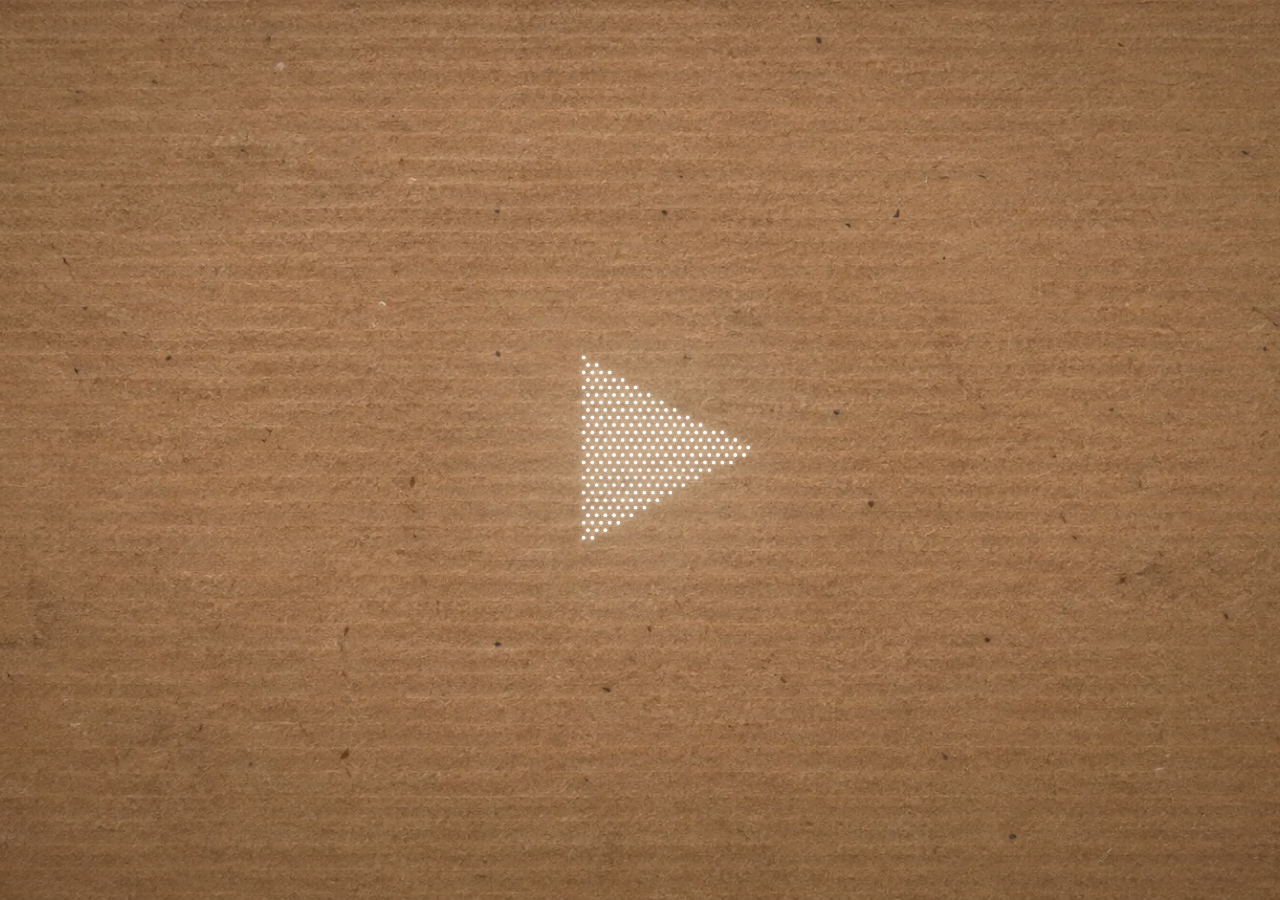
<file: index.html>
<!doctype html>
<html lang="cs">
<head>
  <meta charset="utf-8">
  <meta name="viewport" content="width=device-width, initial-scale=1">
  <title>Planýrka</title>
  <meta name="description" content="Poetický fejeton">

  <link rel="preconnect" href="https://fonts.googleapis.com">
  <link rel="preconnect" href="https://fonts.gstatic.com" crossorigin>
  <link href="https://fonts.googleapis.com/css2?family=Cormorant+Garamond:wght@600&display=swap" rel="stylesheet">

  <link rel="preload" href="assets/karton.webp" as="image">
  <link rel="stylesheet" href="css/style.css?v=11">
</head>
<body>
  <main class="stage">

    <!-- Úvodní obrazovka: tlačítko Play složené z mikroteček -->
    <section class="intro" id="intro">
      <button class="play" id="play" type="button" aria-label="Přehrát">
        <span class="play__halo" aria-hidden="true"></span>
        <canvas class="play__dots" aria-hidden="true"></canvas>
        <canvas class="play__light" aria-hidden="true"></canvas>
      </button>
    </section>

    <!-- Scéna: obrázek + titulky -->
    <section class="scene" id="scene" hidden>
      <figure class="scene__figure">
        <img class="scene__image" id="scene-image" alt="">
      </figure>
      <p class="subtitles" id="subtitles" aria-live="off"></p>
    </section>

    <!-- Závěrečné titulky -->
    <section class="credits" id="credits" hidden></section>

  </main>

  <!-- Stavový řádek: tečka za každou scénu -->
  <div class="progress" id="progress" role="img"></div>

  <!-- Pauza / Pokračovat -->
  <button class="glow-button pause" id="pause" type="button" disabled></button>

  <script src="https://cdnjs.cloudflare.com/ajax/libs/gsap/3.12.5/gsap.min.js"></script>
  <script src="data/scenes.js?v=7"></script>
  <script src="js/play-button.js?v=6"></script>
  <script src="js/app.js?v=9"></script>
</body>
</html>
</file>
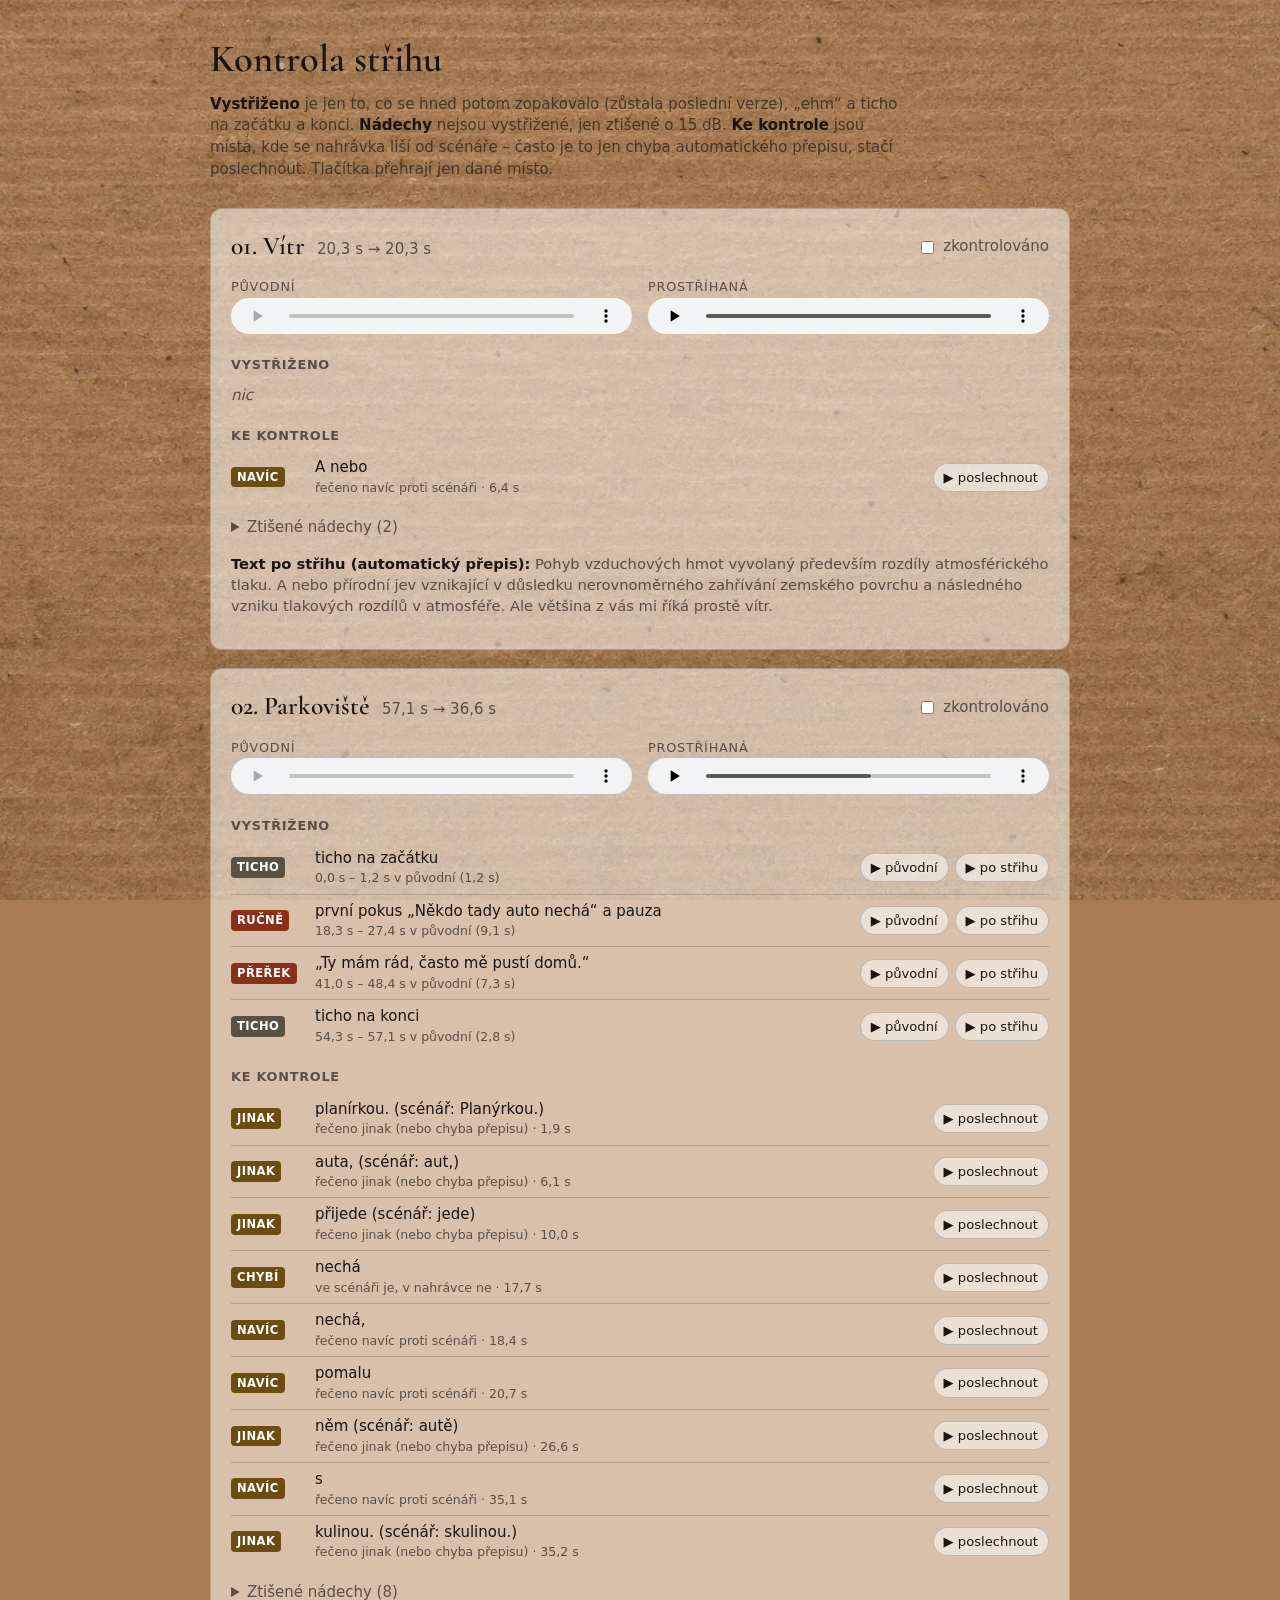
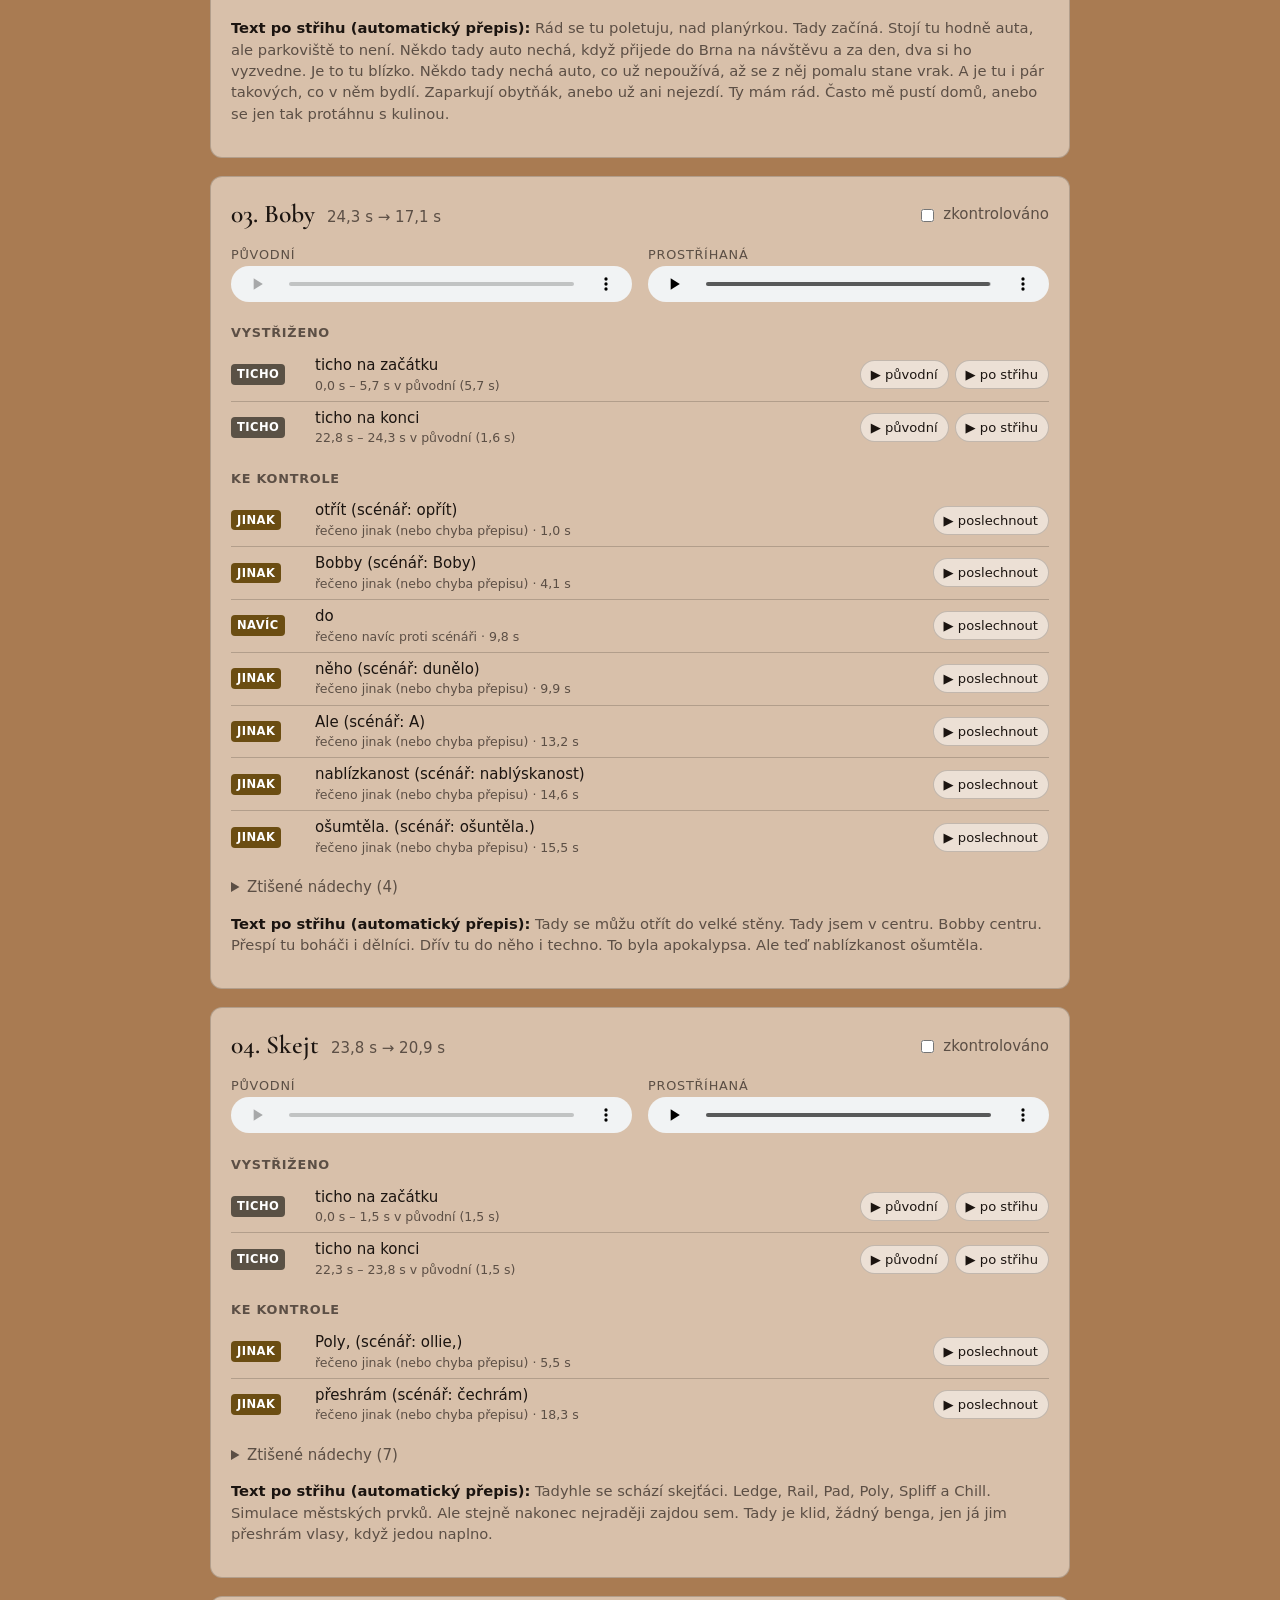
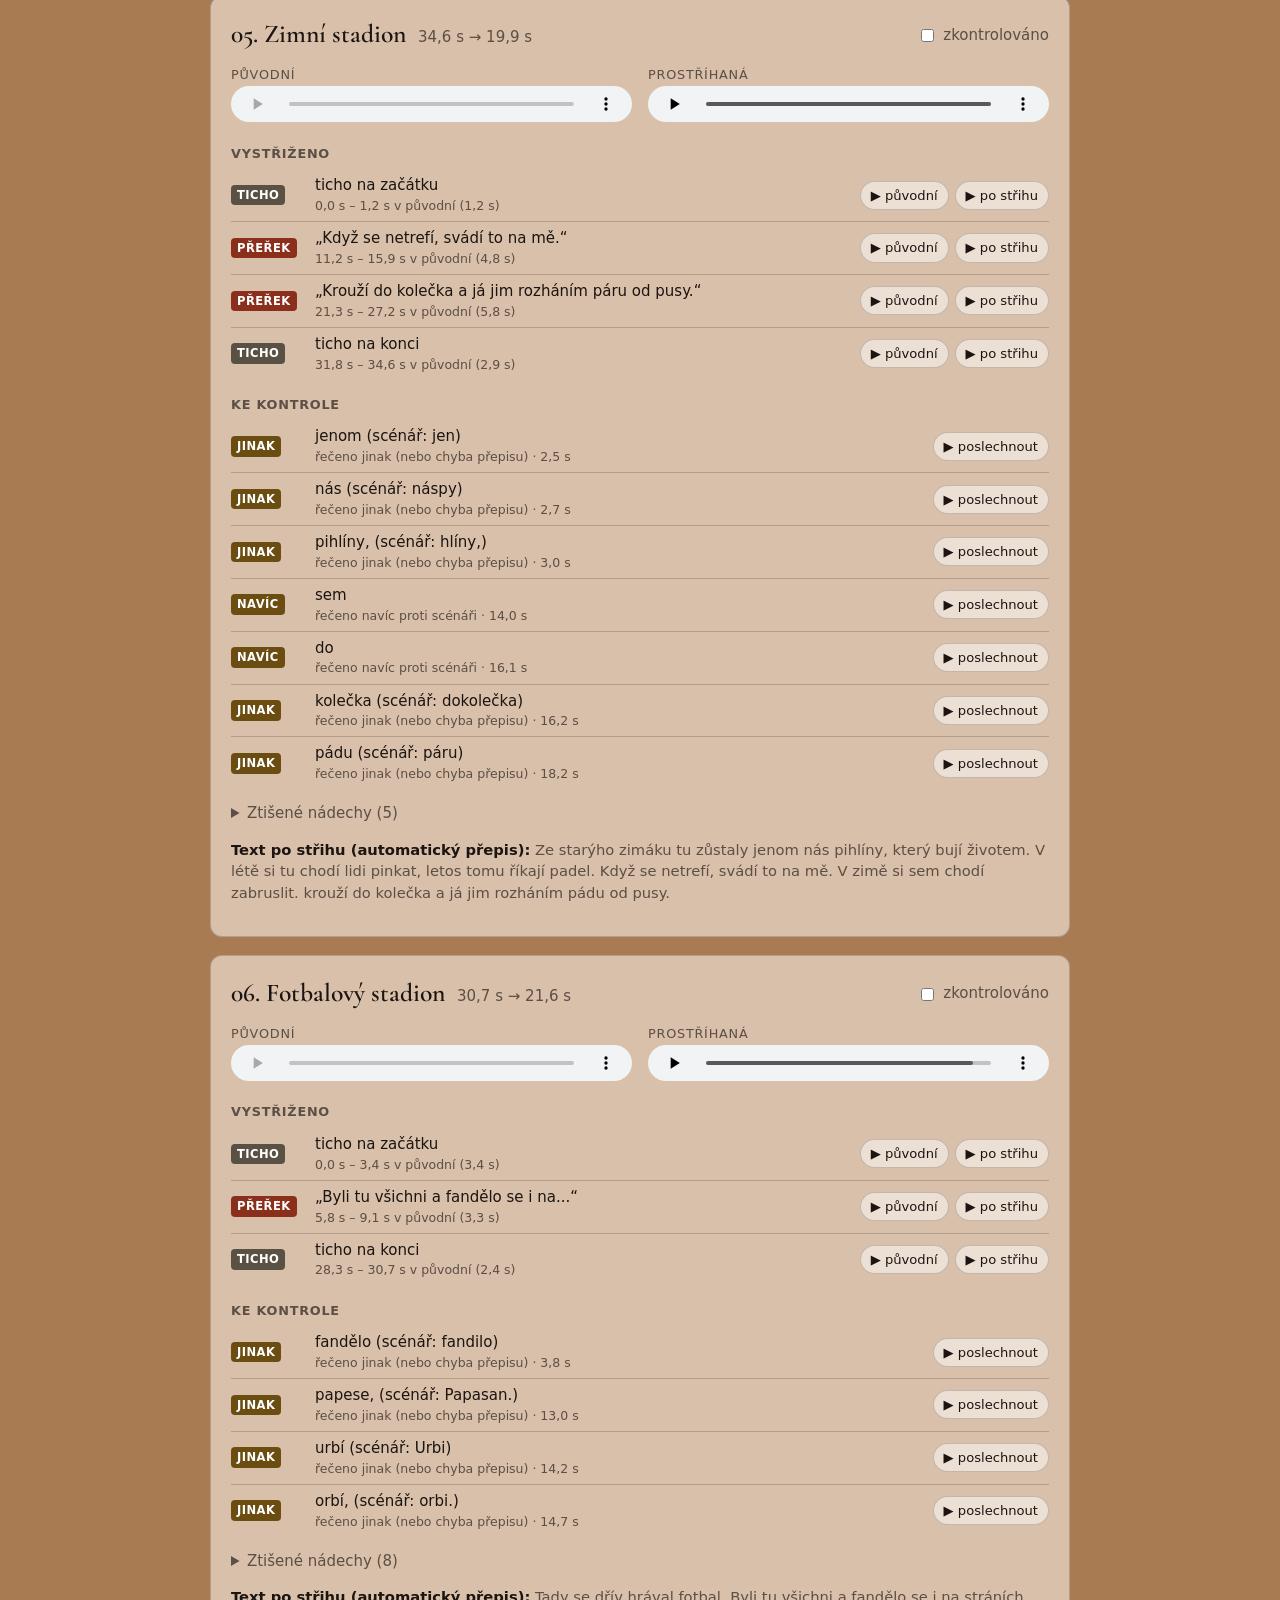
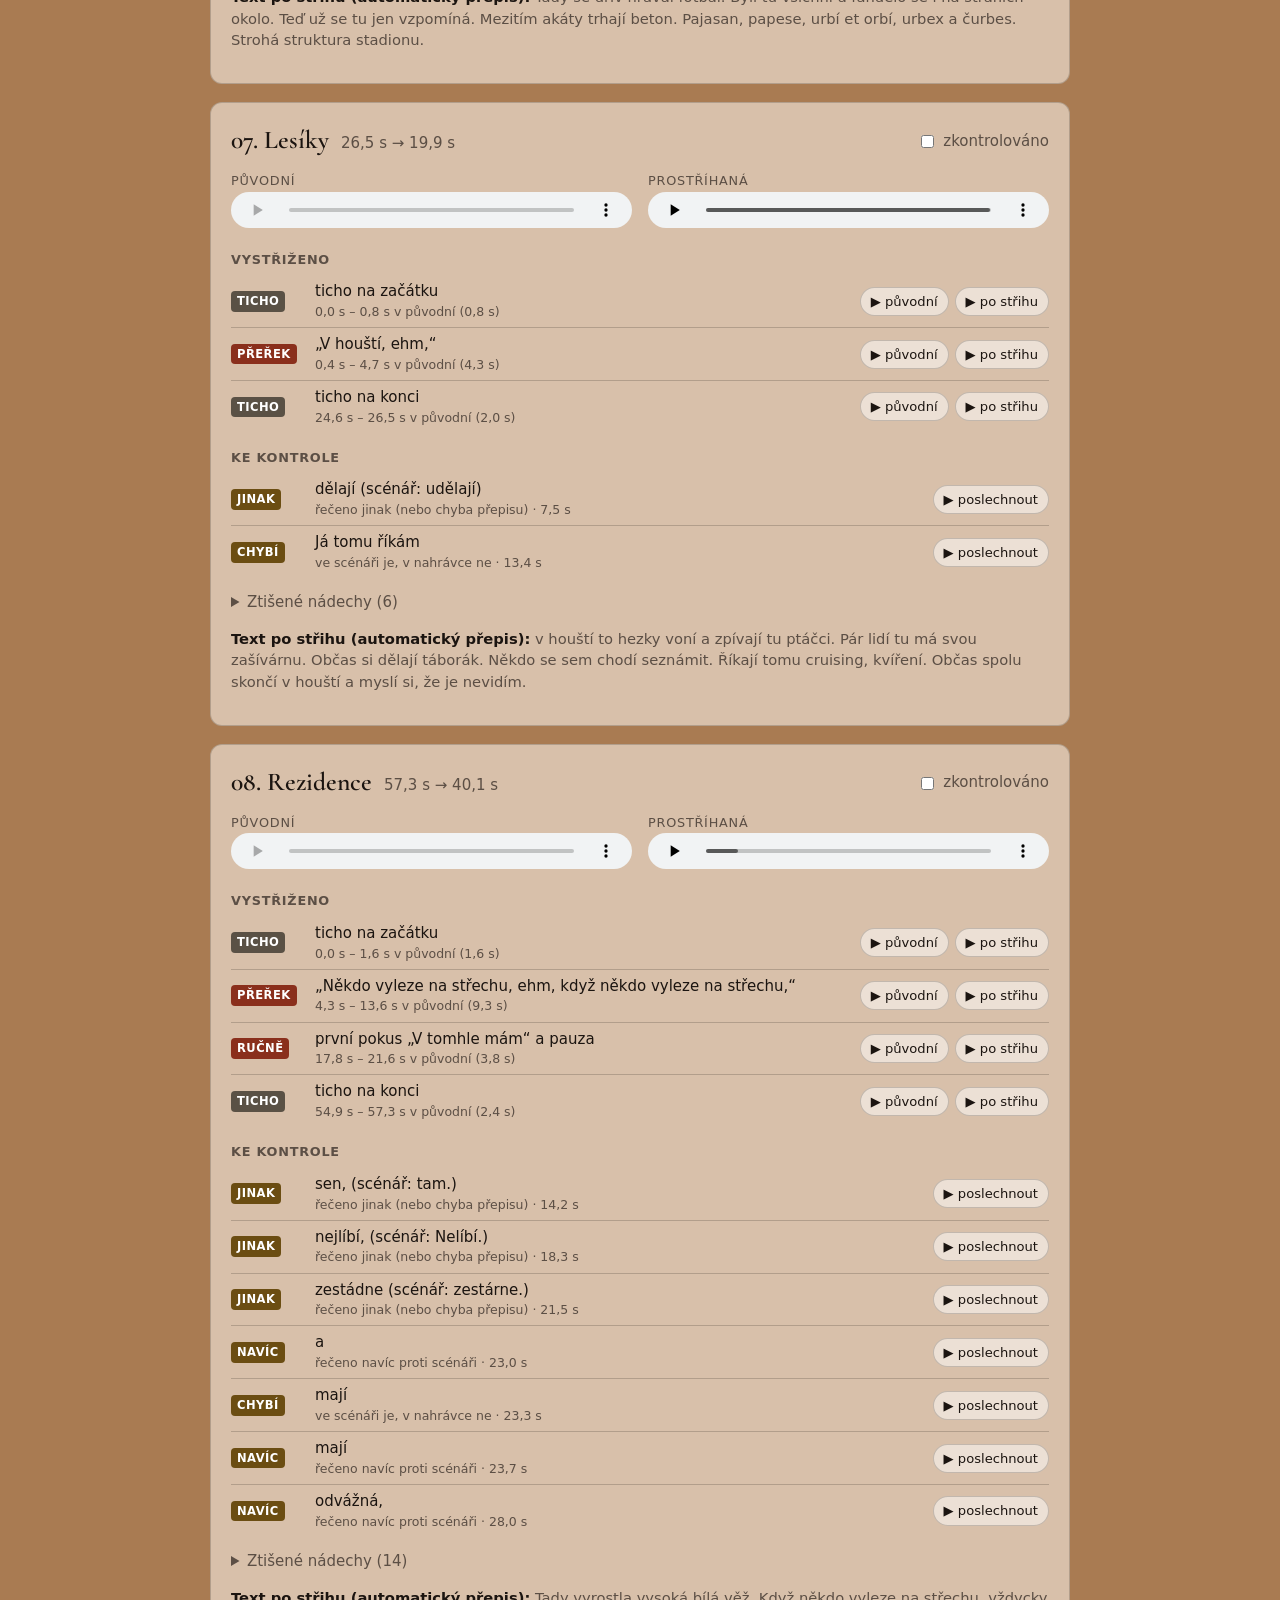
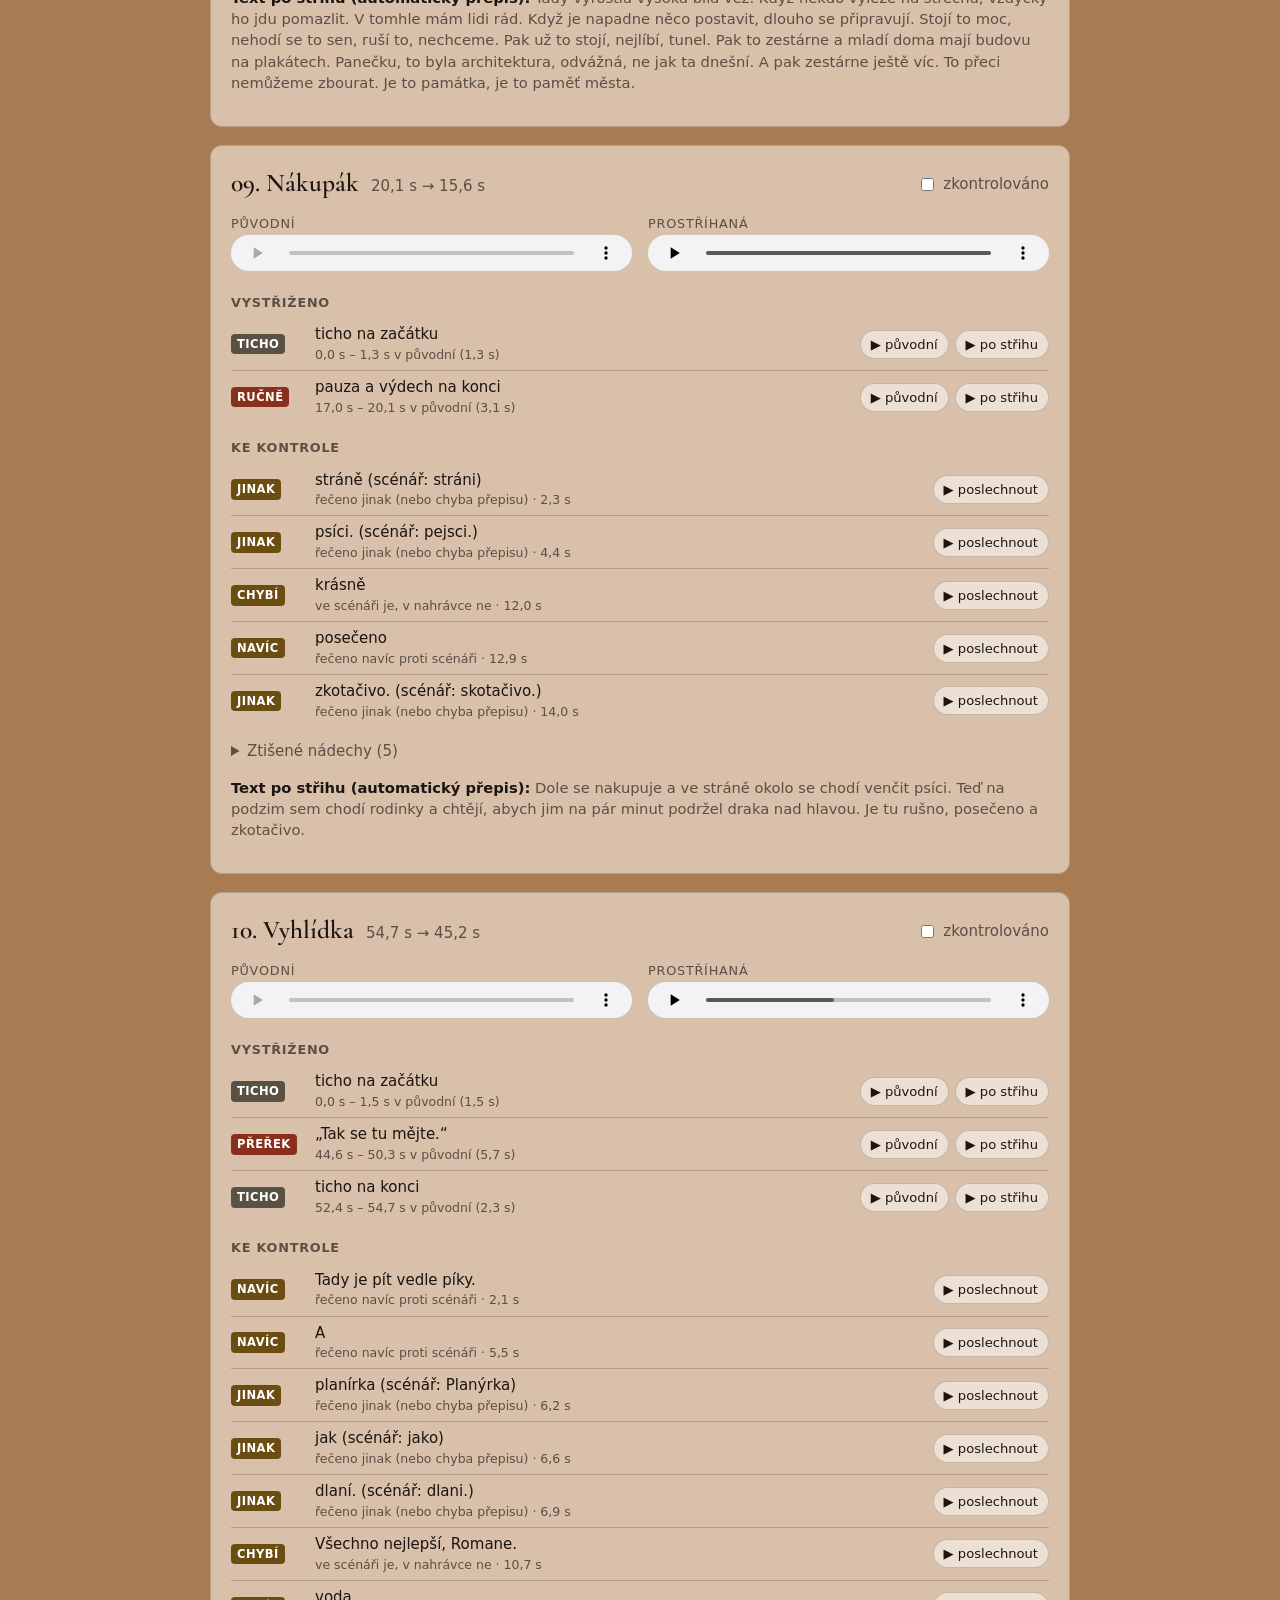
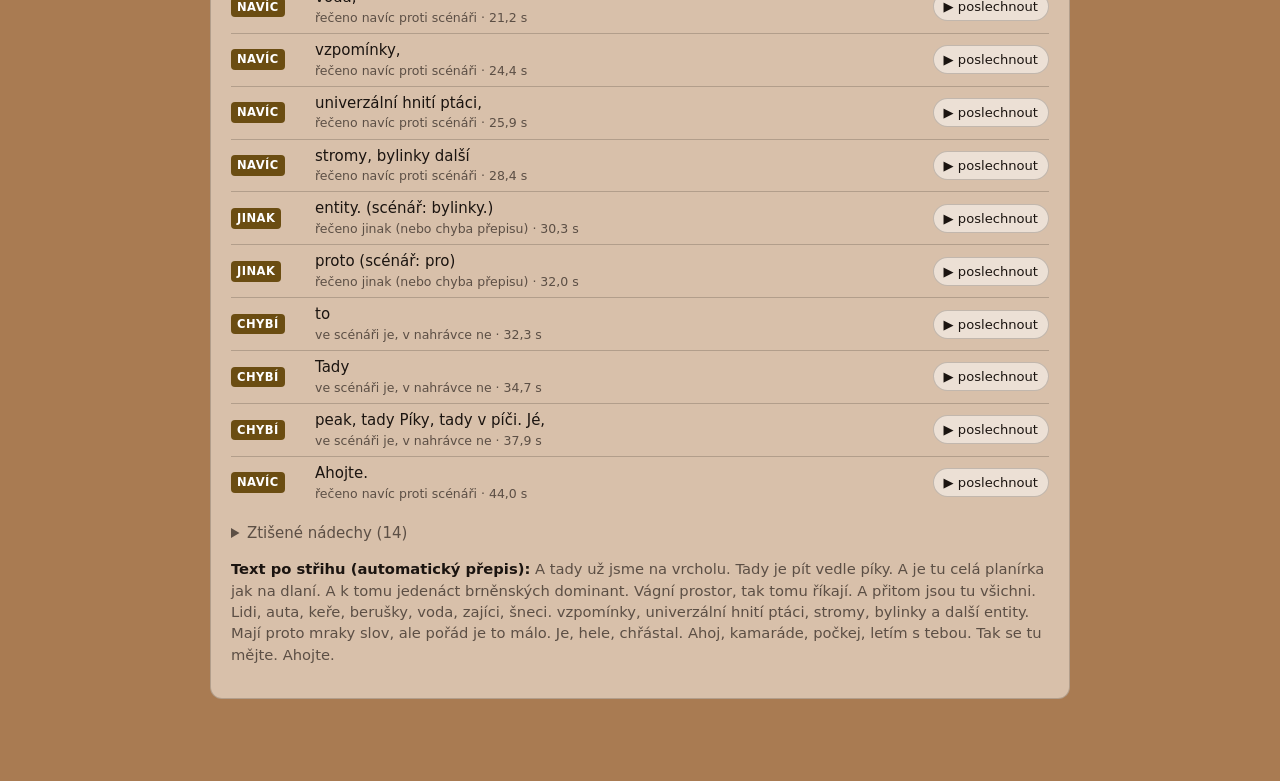
<file: kontrola-strihu.html>
<!doctype html>
<html lang="cs">
<head>
  <meta charset="utf-8">
  <meta name="viewport" content="width=device-width, initial-scale=1">
  <title>Kontrola střihu</title>
  <link rel="preconnect" href="https://fonts.googleapis.com">
  <link rel="preconnect" href="https://fonts.gstatic.com" crossorigin>
  <link href="https://fonts.googleapis.com/css2?family=Cormorant+Garamond:wght@600&display=swap" rel="stylesheet">
  <style>
    :root {
      --ink: #1b1410;
      --ink-soft: rgba(27, 20, 16, .66);
      --line: rgba(27, 20, 16, .2);
      --paper: rgba(255, 250, 242, .55);
      --cut: #8a2f1c;
      --soft: #5a5145;
      --check: #6b4d12;
      --ok: #2f5d33;
    }
    * { box-sizing: border-box; }
    html, body { margin: 0; }
    body {
      background: #a97b52 url("assets/karton.webp") center / cover fixed;
      color: var(--ink);
      font: 15px/1.45 -apple-system, BlinkMacSystemFont, "Segoe UI", system-ui, sans-serif;
      padding: 32px 16px 64px;
    }
    main { max-width: 860px; margin: 0 auto; }
    h1, h2 { font-family: "Cormorant Garamond", Georgia, serif; font-weight: 600; margin: 0; }
    h1 { font-size: 2.4rem; }
    .intro { color: var(--ink-soft); margin: .4em 0 1.8em; max-width: 46em; }
    .intro b { color: var(--ink); }

    .scene { background: var(--paper); border: 1px solid var(--line); border-radius: 12px; padding: 18px 20px; margin-bottom: 18px; }
    .scene header { display: flex; align-items: baseline; gap: 12px; flex-wrap: wrap; }
    .scene h2 { font-size: 1.6rem; }
    .dur { color: var(--ink-soft); font-variant-numeric: tabular-nums; }
    .done { margin-left: auto; display: inline-flex; gap: 6px; align-items: center; color: var(--ink-soft); cursor: pointer; }
    .scene.is-done { opacity: .62; }

    .players { display: grid; grid-template-columns: 1fr 1fr; gap: 10px 16px; margin: 12px 0 6px; }
    .players label { font-size: .8rem; text-transform: uppercase; letter-spacing: .06em; color: var(--ink-soft); }
    audio { width: 100%; height: 36px; }

    h3 { font-size: .8rem; text-transform: uppercase; letter-spacing: .06em; color: var(--ink-soft); margin: 16px 0 6px; font-weight: 600; }
    ul { list-style: none; margin: 0; padding: 0; }
    li { display: grid; grid-template-columns: 74px 1fr auto; gap: 10px; align-items: center; padding: 6px 0; border-top: 1px solid var(--line); }
    li:first-child { border-top: 0; }
    .tag { font-size: .72rem; font-weight: 600; text-transform: uppercase; letter-spacing: .04em; padding: 2px 6px; border-radius: 4px; justify-self: start; }
    .tag.cut { color: #fff; background: var(--cut); }
    .tag.silence, .tag.breath { color: #fff; background: var(--soft); }
    .tag.check { color: #fff; background: var(--check); }
    .txt { min-width: 0; }
    .txt small { display: block; color: var(--ink-soft); font-variant-numeric: tabular-nums; }
    .btns { display: flex; gap: 6px; }
    button.seg {
      font: inherit; font-size: .82rem; padding: 4px 10px; border-radius: 999px; cursor: pointer;
      border: 1px solid var(--line); background: rgba(255, 255, 255, .5); color: var(--ink); white-space: nowrap;
    }
    button.seg:hover { background: rgba(255, 255, 255, .85); }
    button.seg.is-playing { background: var(--ink); color: #fff; border-color: var(--ink); }
    details summary { cursor: pointer; color: var(--ink-soft); margin-top: 14px; }
    .none { color: var(--ink-soft); font-style: italic; padding: 4px 0; }
    .final { margin-top: 14px; color: var(--ink-soft); font-size: .92rem; }
    .final b { color: var(--ink); font-weight: 600; }
    @media (max-width: 640px) {
      .players { grid-template-columns: 1fr; }
      li { grid-template-columns: 1fr auto; }
      .tag { grid-column: 1 / -1; }
    }
  </style>
</head>
<body>
  <main>
    <h1>Kontrola střihu</h1>
    <p class="intro">
      <b>Vystřiženo</b> je jen to, co se hned potom zopakovalo (zůstala poslední verze), „ehm“ a ticho na začátku a konci.
      <b>Nádechy</b> nejsou vystřižené, jen ztišené o 15 dB. <b>Ke kontrole</b> jsou místa, kde se nahrávka liší od scénáře –
      často je to jen chyba automatického přepisu, stačí poslechnout. Tlačítka přehrají jen dané místo.
    </p>
    <div id="scenes"></div>
  </main>

  <script src="data/scenes.js?v=4"></script>
  <script>
    (function () {
      'use strict';
      const LABEL = { opakovani: 'přeřek', rucne: 'ručně', ehm: 'ehm', ticho: 'ticho', nadech: 'nádech', navic: 'navíc', chybi: 'chybí', jinak: 'jinak' };
      const fmt = (t) => t.toFixed(1).replace('.', ',') + ' s';
      const esc = (s) => s.replace(/[&<>"]/g, (c) => ({ '&': '&amp;', '<': '&lt;', '>': '&gt;', '"': '&quot;' }[c]));
      const store = {
        get(k) { try { return localStorage.getItem(k); } catch (e) { return null; } },
        set(k, v) { try { localStorage.setItem(k, v); } catch (e) { /* bez úložiště */ } },
      };

      // přehrání jednoho úseku; spuštění dalšího zastaví předchozí
      let current = null;
      function stopCurrent() {
        if (!current) return;
        current.audio.pause();
        current.btn.classList.remove('is-playing');
        clearInterval(current.timer);
        current = null;
      }
      function playSegment(audio, btn, from, to) {
        const same = current && current.btn === btn;
        stopCurrent();
        if (same) return;                                   // druhé kliknutí = stop
        const seg = { audio, btn, timer: null };
        current = seg;
        btn.classList.add('is-playing');
        const start = () => {
          if (current !== seg) return;
          audio.currentTime = Math.max(0, from);
          audio.play().then(() => {
            seg.timer = setInterval(() => {
              if (audio.currentTime >= to || audio.paused) { if (current === seg) stopCurrent(); }
            }, 50);
          }).catch(() => { if (current === seg) stopCurrent(); });
        };
        // skočit na místo lze až po načtení informací o nahrávce
        if (audio.readyState >= 1) start();
        else { audio.addEventListener('loadedmetadata', start, { once: true }); audio.load(); }
      }

      function item(tagClass, label, text, meta, buttons) {
        const li = document.createElement('li');
        li.innerHTML = `<span class="tag ${tagClass}">${label}</span><span class="txt">${esc(text)}<small>${meta}</small></span><span class="btns"></span>`;
        buttons.forEach((b) => li.querySelector('.btns').append(b));
        return li;
      }

      function segButton(label, audio, from, to) {
        const b = document.createElement('button');
        b.type = 'button'; b.className = 'seg'; b.textContent = label;
        b.addEventListener('click', () => playSegment(audio, b, from, to));
        return b;
      }

      async function render(scene) {
        if (!scene.image) return null;
        const slug = scene.image.split('/').pop().replace(/\.\w+$/, '');
        let r;
        try {
          const res = await fetch(`assets/strih/${slug}.json`, { cache: 'no-cache' });
          if (!res.ok) return null;
          r = await res.json();
        } catch (e) { return null; }

        const el = document.createElement('section');
        el.className = 'scene';
        const doneKey = `strih-hotovo-${slug}`;
        el.innerHTML = `
          <header>
            <h2>${esc(scene.title || slug)}</h2>
            <span class="dur">${fmt(r.delka_pred)} → ${fmt(r.delka_po)}</span>
            <label class="done"><input type="checkbox"> zkontrolováno</label>
          </header>
          <div class="players">
            <div><label>Původní</label><audio controls preload="metadata" src="${r.zdroj}"></audio></div>
            <div><label>Prostříhaná</label><audio controls preload="metadata" src="${r.vystup}?t=${Date.now()}"></audio></div>
          </div>`;
        const [orig, cut] = el.querySelectorAll('audio');
        const done = el.querySelector('.done input');
        done.checked = store.get(doneKey) === '1';
        el.classList.toggle('is-done', done.checked);
        done.addEventListener('change', () => { store.set(doneKey, done.checked ? '1' : '0'); el.classList.toggle('is-done', done.checked); });

        // vystřižené
        const cuts = r.zasahy.filter((e) => e.typ !== 'nadech');
        const h1 = document.createElement('h3'); h1.textContent = 'Vystřiženo'; el.append(h1);
        const ul1 = document.createElement('ul');
        cuts.forEach((e) => {
          const len = e.end - e.start;
          const btns = [segButton('▶ původní', orig, e.start - 1.5, e.end + 1.2)];
          if (e.typ !== 'ticho' || e.start > 0) btns.push(segButton('▶ po střihu', cut, e.new_at - 2.5, e.new_at + 2.5));
          else btns.push(segButton('▶ po střihu', cut, 0, 3));
          const quoted = e.typ === 'opakovani' || e.typ === 'ehm';
        ul1.append(item(e.typ === 'ticho' ? 'silence' : 'cut', LABEL[e.typ], quoted ? `„${e.text}“` : e.text,
            `${fmt(e.start)} – ${fmt(e.end)} v původní (${fmt(len)})`, btns));
        });
        if (!cuts.length) ul1.innerHTML = '<li class="none">nic</li>';
        el.append(ul1);

        // ke kontrole
        const h2 = document.createElement('h3'); h2.textContent = 'Ke kontrole'; el.append(h2);
        const ul2 = document.createElement('ul');
        r.ke_kontrole.forEach((e) => {
          const note = e.typ === 'navic' ? 'řečeno navíc proti scénáři' : e.typ === 'chybi' ? 've scénáři je, v nahrávce ne' : 'řečeno jinak (nebo chyba přepisu)';
          ul2.append(item('check', LABEL[e.typ], e.text, `${note} · ${fmt(e.new_at)}`,
            [segButton('▶ poslechnout', cut, e.new_at - 1.5, e.new_at + 2)]));
        });
        if (!r.ke_kontrole.length) ul2.innerHTML = '<li class="none">nic</li>';
        el.append(ul2);

        // nádechy
        const breaths = r.zasahy.filter((e) => e.typ === 'nadech');
        if (breaths.length) {
          const det = document.createElement('details');
          det.innerHTML = `<summary>Ztišené nádechy (${breaths.length})</summary>`;
          const ul3 = document.createElement('ul');
          breaths.forEach((e) => ul3.append(item('breath', 'nádech', e.text, `${fmt(e.start)} v původní`, [
            segButton('▶ původní', orig, e.start - 0.8, e.end + 0.8),
            segButton('▶ po', cut, e.new_at - 0.8, e.new_at + (e.end - e.start) + 0.8),
          ])));
          det.append(ul3);
          el.append(det);
        }

        const fin = document.createElement('p');
        fin.className = 'final';
        fin.innerHTML = `<b>Text po střihu (automatický přepis):</b> ${esc(r.text_po_strihu)}`;
        el.append(fin);
        return el;
      }

      (async () => {
        const root = document.getElementById('scenes');
        for (const scene of window.SCENES || []) {
          const el = await render(scene);
          if (el) root.append(el);
        }
      })();
    })();
  </script>
</body>
</html>
</file>
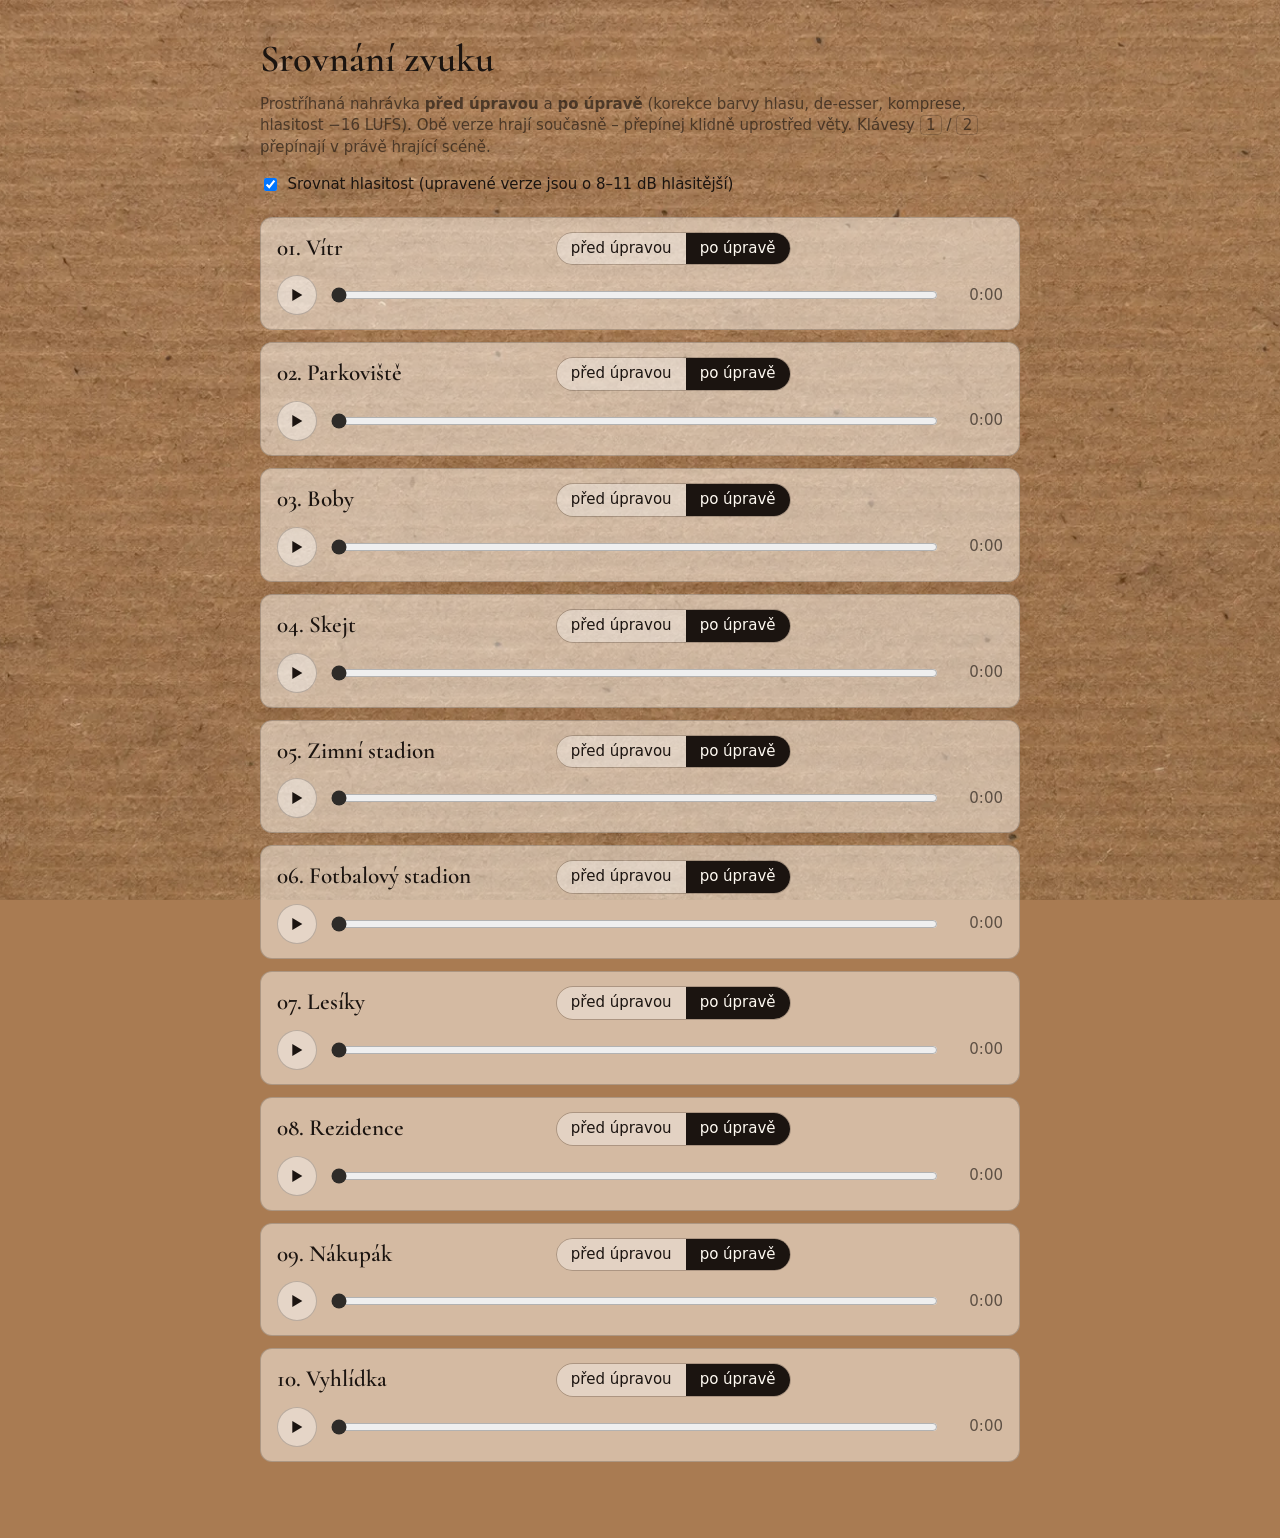
<file: porovnani-zvuku.html>
<!doctype html>
<html lang="cs">
<head>
  <meta charset="utf-8">
  <meta name="viewport" content="width=device-width, initial-scale=1">
  <title>Srovnání zvuku</title>
  <link rel="preconnect" href="https://fonts.googleapis.com">
  <link rel="preconnect" href="https://fonts.gstatic.com" crossorigin>
  <link href="https://fonts.googleapis.com/css2?family=Cormorant+Garamond:wght@600&display=swap" rel="stylesheet">
  <style>
    :root { --ink: #1b1410; --ink-soft: rgba(27, 20, 16, .64); --line: rgba(27, 20, 16, .22); --light: #fffaf2; --paper: rgba(255, 250, 242, .5); }
    * { box-sizing: border-box; }
    html, body { margin: 0; }
    body {
      background: #a97b52 url("assets/karton.webp") center / cover fixed;
      color: var(--ink);
      font: 15px/1.45 -apple-system, BlinkMacSystemFont, "Segoe UI", system-ui, sans-serif;
      padding: 32px 16px 64px;
    }
    main { max-width: 760px; margin: 0 auto; }
    h1, h2 { font-family: "Cormorant Garamond", Georgia, serif; font-weight: 600; margin: 0; }
    h1 { font-size: 2.4rem; }
    .intro { color: var(--ink-soft); margin: .4em 0 1em; }
    label.match { display: inline-flex; gap: .5em; align-items: center; cursor: pointer; margin-bottom: 1.4em; }
    .scene { background: var(--paper); border: 1px solid var(--line); border-radius: 12px; padding: 14px 16px; margin-bottom: 12px; }
    .row { display: flex; align-items: center; gap: 12px; flex-wrap: wrap; }
    .scene h2 { font-size: 1.45rem; min-width: 11.5em; }
    .versions { display: inline-flex; border: 1px solid var(--line); border-radius: 999px; overflow: hidden; }
    .versions button { font: inherit; padding: 5px 14px; border: 0; background: rgba(255,255,255,.35); color: var(--ink); cursor: pointer; }
    .versions button[aria-pressed="true"] { background: var(--ink); color: var(--light); }
    .transport { display: flex; align-items: center; gap: 12px; margin-top: 10px; }
    .toggle { flex: none; width: 40px; height: 40px; border-radius: 50%; border: 1px solid var(--line); background: rgba(255,255,255,.4); cursor: pointer; display: grid; place-items: center; color: var(--ink); }
    .toggle svg { width: 16px; height: 16px; fill: currentColor; }
    input[type="range"] { flex: 1; accent-color: #2e2b28; }
    .time { flex: none; width: 3.4em; font-variant-numeric: tabular-nums; color: var(--ink-soft); text-align: right; }
    kbd { font-family: inherit; border: 1px solid var(--line); border-radius: 4px; padding: 0 .35em; }
  </style>
</head>
<body>
  <main>
    <h1>Srovnání zvuku</h1>
    <p class="intro">Prostříhaná nahrávka <b>před úpravou</b> a <b>po úpravě</b> (korekce barvy hlasu, de-esser, komprese,
      hlasitost −16 LUFS). Obě verze hrají současně – přepínej klidně uprostřed věty.
      Klávesy <kbd>1</kbd> / <kbd>2</kbd> přepínají v právě hrající scéně.</p>
    <label class="match"><input type="checkbox" id="match" checked> Srovnat hlasitost (upravené verze jsou o 8–11 dB hlasitější)</label>
    <div id="list"></div>
  </main>

  <script src="data/scenes.js"></script>
  <script>
    (function () {
      'use strict';
      const LUFS = {"01-vitr": {"pred": -24.5, "po": -16.1}, "02-parkoviste": {"pred": -25.9, "po": -16.1}, "03-boby": {"pred": -25.7, "po": -16.2}, "04-skejt": {"pred": -24.8, "po": -16.1}, "05-zimni-stadion": {"pred": -24.5, "po": -16.1}, "06-fotbalovy-stadion": {"pred": -25.3, "po": -16.1}, "07-lesiky": {"pred": -24.5, "po": -16.1}, "08-rezidence": {"pred": -24.3, "po": -16.1}, "09-nakupak": {"pred": -27.4, "po": -16.1}, "10-vyhlidka": {"pred": -25.0, "po": -16.1}};
      const PLAY = '<path d="M5 3v18l15-9z"/>';
      const PAUSE = '<path d="M5 3h5v18H5zM14 3h5v18h-5z"/>';
      const match = document.getElementById('match');
      const players = [];
      let active = null;

      function makePlayer(scene) {
        if (!scene.image) return;
        const slug = scene.image.split('/').pop().replace(/\.\w+$/, '');
        if (!LUFS[slug]) return;
        const el = document.createElement('section');
        el.className = 'scene';
        el.innerHTML = `
          <div class="row"><h2></h2>
            <span class="versions"><button type="button" data-v="0" aria-pressed="false">před úpravou</button><button type="button" data-v="1" aria-pressed="true">po úpravě</button></span>
          </div>
          <div class="transport">
            <button class="toggle" type="button" aria-label="Přehrát"><svg viewBox="0 0 24 24">${PLAY}</svg></button>
            <input type="range" min="0" max="1" step="0.01" value="0" aria-label="Pozice">
            <span class="time">0:00</span>
          </div>`;
        el.querySelector('h2').textContent = scene.title;
        document.getElementById('list').append(el);

        const p = {
          el, slug, v: 1,
          audios: [new Audio(`assets/strih/${slug}.flac`), new Audio(`assets/${slug}.m4a`)],
          btns: [...el.querySelectorAll('.versions button')],
          toggle: el.querySelector('.toggle'),
          seek: el.querySelector('input[type="range"]'),
          time: el.querySelector('.time'),
        };
        p.audios.forEach((a) => { a.preload = 'metadata'; });
        p.audios[0].addEventListener('loadedmetadata', () => { p.seek.max = p.audios[0].duration; });
        p.lead = () => p.audios[p.v];
        p.volumes = () => {
          const gain = match.checked ? Math.pow(10, (LUFS[slug].pred - LUFS[slug].po) / 20) : 1;
          p.audios[0].volume = 1;
          p.audios[1].volume = Math.min(1, gain);
          p.audios.forEach((a, i) => { a.muted = i !== p.v; });
        };
        p.select = (v) => {
          const t = p.lead().currentTime;
          p.v = v;
          p.audios.forEach((a) => { if (Math.abs(a.currentTime - t) > 0.03) a.currentTime = t; });
          p.volumes();
          p.btns.forEach((b, i) => b.setAttribute('aria-pressed', String(i === v)));
        };
        p.icon = (playing) => { p.toggle.querySelector('svg').innerHTML = playing ? PAUSE : PLAY; };
        p.play = () => {
          if (active && active !== p) active.pause();
          active = p;
          const t = p.lead().currentTime;
          p.volumes();
          p.audios.forEach((a) => { a.currentTime = t; a.play().catch(() => {}); });
          p.icon(true);
        };
        p.pause = () => { p.audios.forEach((a) => a.pause()); p.icon(false); };
        p.toggle.addEventListener('click', () => (p.lead().paused ? p.play() : p.pause()));
        p.btns.forEach((b, i) => b.addEventListener('click', () => p.select(i)));
        p.seek.addEventListener('input', () => p.audios.forEach((a) => { a.currentTime = +p.seek.value; }));
        p.audios.forEach((a) => a.addEventListener('ended', () => {
          if (a === p.lead()) { p.pause(); p.audios.forEach((x) => { x.currentTime = 0; }); }
        }));
        players.push(p);
      }

      (window.SCENES || []).forEach(makePlayer);
      match.addEventListener('change', () => players.forEach((p) => p.volumes()));

      setInterval(() => {
        players.forEach((p) => {
          const t = p.lead().currentTime;
          if (document.activeElement !== p.seek) p.seek.value = t;
          p.time.textContent = `${Math.floor(t / 60)}:${String(Math.floor(t % 60)).padStart(2, '0')}`;
          if (!p.lead().paused) {
            const other = p.audios[1 - p.v];
            if (Math.abs(other.currentTime - t) > 0.04) other.currentTime = t;
          }
        });
      }, 250);

      document.addEventListener('keydown', (e) => {
        if (!active || (e.key !== '1' && e.key !== '2')) return;
        active.select(+e.key - 1);
      });
    })();
  </script>
</body>
</html>
</file>
<file: css/style.css>
:root {
  --cardboard: #a97b52;
  --ink: #1b1410;                 /* slovo, které ještě nezaznělo */
  --light: #fffaf2;               /* rozsvícené slovo */

  /* Záře slov: vždy 4 stíny, aby se mezi stavy plynule interpolovalo */
  --glow-off:  0 0 2px rgba(255, 250, 240, 0), 0 0 10px rgba(255, 246, 230, 0), 0 0 24px rgba(255, 240, 215, 0), 0 0 48px rgba(255, 232, 200, 0);
  --glow-soft: 0 0 2px rgba(255, 250, 240, .55), 0 0 10px rgba(255, 246, 230, .45), 0 0 24px rgba(255, 240, 215, .28), 0 0 48px rgba(255, 232, 200, .14);
  --glow-hot:  0 0 2px rgba(255, 255, 255, .95), 0 0 10px rgba(255, 250, 240, .9), 0 0 24px rgba(255, 244, 225, .65), 0 0 48px rgba(255, 236, 210, .4);

  --size-play: clamp(140px, 30vmin, 260px);
}

* { box-sizing: border-box; }

html, body {
  height: 100%;
  margin: 0;
}

body {
  background: var(--cardboard);
  color: var(--ink);
  font-family: "Cormorant Garamond", Georgia, "Times New Roman", serif;
  overflow: hidden;
  -webkit-font-smoothing: antialiased;
}

/* Jemná vinětace – světlo jako by dopadalo doprostřed kartonu */
body::after {
  content: "";
  position: fixed;
  inset: 0;
  pointer-events: none;
  background: radial-gradient(ellipse 75% 70% at 50% 46%, transparent 45%, rgba(48, 26, 10, .32) 100%);
}

/* Karton leží ve stejné vrstvě (stacking contextu) jako obrázky – jen tak se s ním můžou násobit. */
.stage {
  position: fixed;
  inset: 0;
  display: grid;
  background: var(--cardboard) url("../assets/karton.webp") center / cover no-repeat;
}

.intro,
.scene {
  grid-area: 1 / 1;
  min-width: 0;
  min-height: 0;
}

/* ---------- Úvod: tlačítko Play z mikroteček ---------- */

.intro {
  display: grid;
  place-items: center;
}

.play {
  position: relative;
  width: var(--size-play);
  height: var(--size-play);
  padding: 0;
  border: 0;
  background: none;
  cursor: pointer;
  -webkit-tap-highlight-color: transparent;
}

.play:disabled { cursor: default; }

.play:focus { outline: none; }

.play:focus-visible::before {
  content: "";
  position: absolute;
  inset: -14%;
  border-radius: 50%;
  border: 1px dashed rgba(27, 20, 16, .35);
}

/* Plátna jsou větší než tlačítko, aby záře a rozfoukané tečky neměly ořez */
.play canvas {
  position: absolute;
  left: 50%;
  top: 50%;
  width: calc(var(--size-play) * 2);
  height: calc(var(--size-play) * 2);
  transform: translate(-50%, -50%);
  pointer-events: none;
}

/* Záře kolem každé tečky (sílu řídí průhlednost plátna) – širší svit dělá aureola,
   příliš široký stín by tečky slil v mlhu */
.play__light {
  filter:
    drop-shadow(0 0 1.5px rgba(255, 255, 255, 1))
    drop-shadow(0 0 4px rgba(255, 250, 238, .65))
    drop-shadow(0 0 11px rgba(255, 244, 225, .38));
}

/* Měkké světlo, které tlačítko vrhá na karton */
.play__halo {
  position: absolute;
  inset: -45%;
  border-radius: 50%;
  pointer-events: none;
  background: radial-gradient(circle, rgba(255, 244, 222, .42) 0%, rgba(255, 240, 215, .15) 36%, transparent 66%);
  opacity: var(--halo, 0);
}

/* ---------- Scéna ---------- */

.scene {
  display: flex;
  flex-direction: column;
  align-items: center;
  justify-content: center;
  gap: clamp(1rem, 4.5vh, 3rem);
  padding: 5vh 16px 7vh;
}

.scene[hidden] { display: none; }

/* pevná plocha pro obrázek – titulky zůstávají ve všech scénách na stejném místě */
.scene__figure {
  margin: 0;
  width: min(80vw, 960px);
  height: 56vh;
  flex: none;
  display: flex;
  justify-content: center;
  align-items: center;
  /* uhel „vpitý“ do kartonu: bílá = karton, tmavá kresba ho ztmaví */
  mix-blend-mode: multiply;
  will-change: transform;
}

.scene__image {
  display: block;
  width: auto;
  height: auto;
  max-width: 100%;
  max-height: 100%;
  opacity: 0;
  will-change: transform, opacity, filter;
}

/* ---------- Závěrečné titulky ---------- */

.credits {
  display: flex;
  flex-direction: column;
  align-items: center;
  justify-content: center;
  gap: clamp(.9rem, 3vh, 1.8rem);
  padding: 16px;
  text-align: center;
  font-weight: 600;
}

.credits[hidden] { display: none; }

.credits__title {
  margin: 0 0 .3em;
  font-size: clamp(2.6rem, 1.6rem + 4vw, 4.6rem);
  line-height: 1;
  font-weight: 600;
}

.credits__line {
  margin: 0;
  font-size: clamp(1.2rem, .95rem + 1.1vw, 1.8rem);
  line-height: 1.3;
  max-width: 30em;
}

.credits__label {
  display: block;
  margin-bottom: .2em;
  font-size: .6em;
  letter-spacing: .16em;
  text-transform: uppercase;
}

/* Textová tlačítka (Přehrát znovu, Pauza) – ikonka z teček + text, rozsvítí se jako slova v titulcích */
.glow-button {
  display: inline-flex;
  align-items: center;
  gap: .6em;
  padding: .55em 1.1em;
  border: 0;
  background: none;
  font: inherit;
  font-size: clamp(1.05rem, .9rem + .6vw, 1.35rem);
  font-weight: 600;
  letter-spacing: .06em;
  color: var(--ink);
  text-shadow: var(--glow-off);
  cursor: pointer;
  transition: color .45s ease, text-shadow .7s ease;
  -webkit-tap-highlight-color: transparent;
}

.glow-button svg {
  flex: none;
  width: .8em;
  height: .8em;
  fill: currentColor;
  transition: filter .7s ease;
}

.glow-button:hover,
.glow-button:focus-visible {
  color: var(--light);
  text-shadow: var(--glow-soft);
  outline: none;
}

.glow-button:hover svg,
.glow-button:focus-visible svg {
  filter: drop-shadow(0 0 1px rgba(255, 255, 255, .9)) drop-shadow(0 0 4px rgba(255, 248, 235, .6));
}

.replay {
  margin-top: clamp(1rem, 4vh, 2.4rem);
  opacity: 0;
}

/* Pauza: vpravo dole, v řadě se stavovými tečkami */
.pause {
  position: fixed;
  z-index: 3;
  right: 10px;
  bottom: calc(2px + env(safe-area-inset-bottom, 0px));
  font-size: 1rem;
  letter-spacing: .05em;
  padding: .6em .9em;
  opacity: 0;
  pointer-events: none;
  transition: color .45s ease, text-shadow .7s ease, opacity 1.4s ease;
}

.pause.is-visible {
  opacity: 1;
  pointer-events: auto;
}

@media (max-width: 600px) {
  /* na mobilu jen ikonka (text zůstane pro čtečky) */
  .pause span {
    position: absolute;
    width: 1px;
    height: 1px;
    overflow: hidden;
    clip: rect(0 0 0 0);
    white-space: nowrap;
  }
  .pause { padding: 1em; }            /* dotyková plocha ~44 px */
}

/* ---------- Stavový řádek ---------- */

.progress {
  position: fixed;
  z-index: 2;
  left: 50%;
  bottom: calc(18px + env(safe-area-inset-bottom, 0px));
  transform: translateX(-50%);
  display: flex;
  gap: 11px;
  pointer-events: none;
  opacity: 0;
  transition: opacity 1.4s ease;
}

.progress.is-visible { opacity: 1; }

.progress__dot {
  width: 6px;
  height: 6px;
  border-radius: 50%;
  background: rgba(46, 43, 40, .62);
  box-shadow: 0 0 0 rgba(255, 255, 255, 0), 0 0 0 rgba(255, 248, 235, 0), 0 0 0 rgba(255, 240, 215, 0);
  transition: background-color 1.4s ease, box-shadow 1.4s ease;
}

.progress__dot.is-done,
.progress__dot.is-current {
  background: var(--light);
  box-shadow: 0 0 2px rgba(255, 255, 255, .8), 0 0 6px rgba(255, 248, 235, .4), 0 0 0 rgba(255, 240, 215, 0);
}

/* aktuální scéna dýchá ve stejném rytmu jako úvodní tlačítko */
.progress__dot.is-current { animation: dot-breathe 5.25s ease-in-out infinite; }

@keyframes dot-breathe {
  0%, 100% { box-shadow: 0 0 2px rgba(255, 255, 255, .7), 0 0 5px rgba(255, 248, 235, .3), 0 0 0 rgba(255, 240, 215, 0); }
  41%      { box-shadow: 0 0 3px rgba(255, 255, 255, 1), 0 0 10px rgba(255, 248, 235, .75), 0 0 20px rgba(255, 240, 215, .4); }
}

.is-paused .progress__dot.is-current { animation-play-state: paused; }

@media (prefers-reduced-motion: reduce) {
  .progress__dot.is-current { animation: none; }
}

/* ---------- Titulky ---------- */

.subtitles {
  margin: 0;
  width: min(46rem, 100%);
  /* pevná výška pro 3 řádky – obraz nad titulky neposkakuje */
  height: calc(3 * 1.32em);
  display: flex;
  align-items: flex-start;
  justify-content: center;
  text-align: center;
  font-size: clamp(1.35rem, 0.95rem + 1.6vw, 2.3rem);
  font-weight: 600;
  line-height: 1.32;
  letter-spacing: .005em;
  text-wrap: balance;
  opacity: 0;
}

.subtitles__text { max-width: 100%; }

.word {
  color: var(--ink);
  text-shadow: var(--glow-off);
  transition: color .35s ease, text-shadow .35s ease;
}

/* slovo zaznělo – zůstává rozsvícené, záře pomalu dosedá */
.word.is-lit {
  color: var(--light);
  text-shadow: var(--glow-soft);
  transition: color .22s ease-out, text-shadow 1.1s ease-out;
}

/* právě vyslovované slovo */
.word.is-lit.is-now {
  text-shadow: var(--glow-hot);
  transition: color .16s ease-out, text-shadow .16s ease-out;
}

@media (max-width: 600px) {
  .scene__figure { width: 88vw; height: 48vh; }
  .subtitles { height: calc(4 * 1.32em); }
}
</file>
